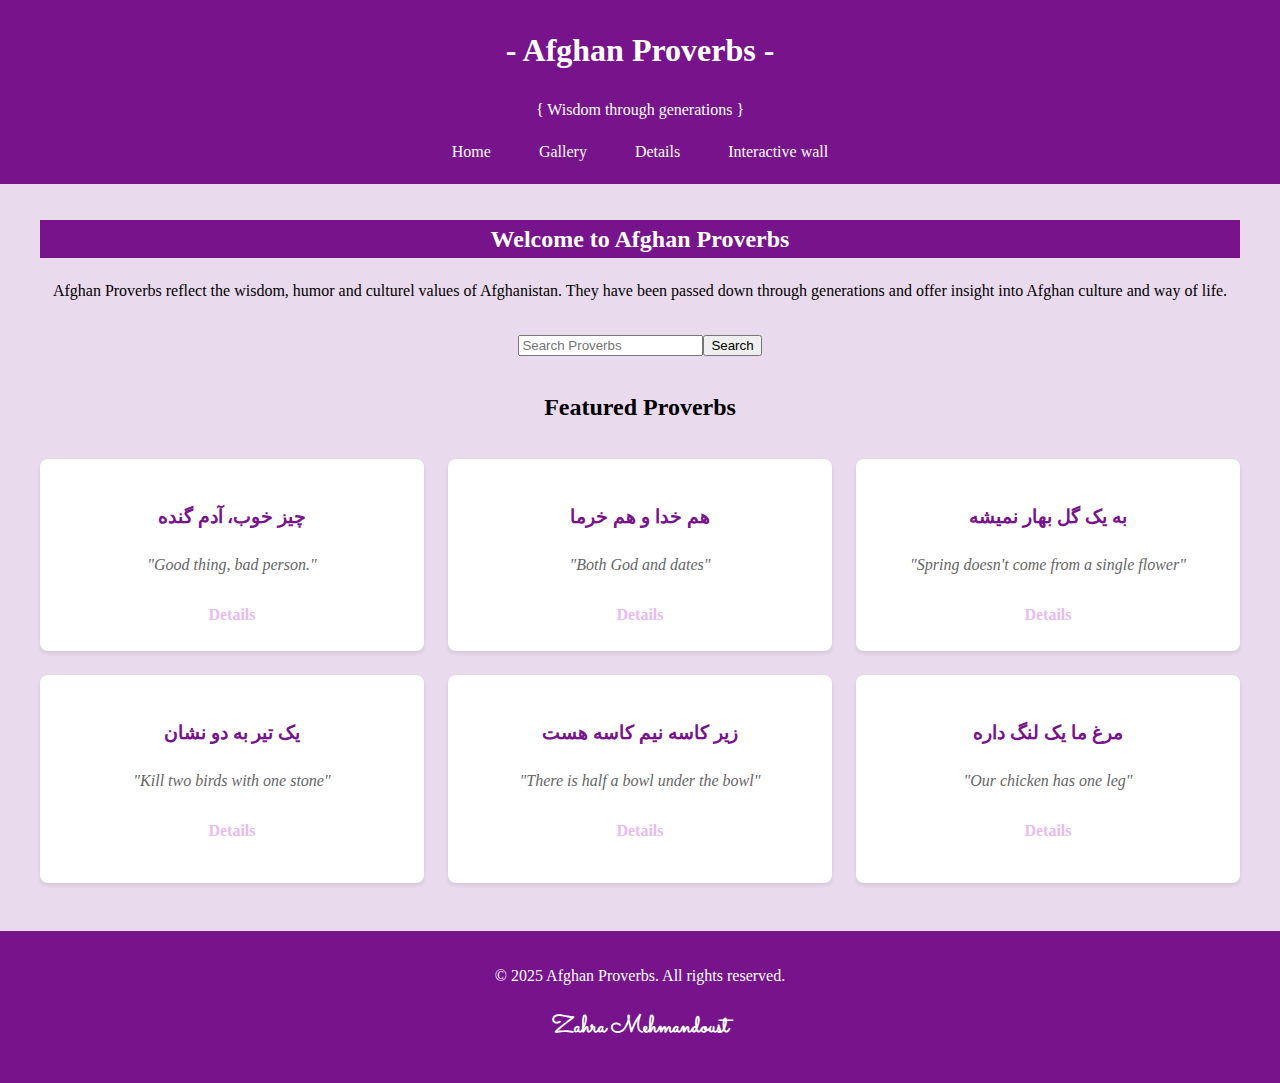
<file: index.html>
<!DOCTYPE html>
<html lang="en">

<head>
    <meta charset="UTF-8">
    <meta name="viewport" content="width=device-width, initial-scale=1.0">
    <title>Afghan Proverbs</title>
    <link rel="stylesheet" href="style/main.css">
    <link rel="icon" href="favicon.ico">
    <link href="https://fonts.googleapis.com/css2?family=Sacramento&display=swap" rel="stylesheet">

</head>

<body>
    <header>
        <h1>- Afghan Proverbs -</h1>
        <p>{ Wisdom through generations }</p>
        <nav>
            <ul>
                <li><a href="index.html" class="active">Home </a></li>
                <li><a href="gallery.html">Gallery </a></li>
                <li><a href="detail.html"> Details </a></li>
                <li><a href="wall.html">Interactive wall </a></li>
            </ul>
        </nav>
    </header>

    <main>
        <section class="intro">
            <h2 style="background-color: #77138b; color: white;">Welcome to Afghan Proverbs</h2>
            <p>Afghan Proverbs reflect the wisdom, humor and culturel values of Afghanistan. They have been passed down
                through generations and offer insight into Afghan culture and way of life.</p>
        </section>
        <div class="search-container">
            <input type="text" placeholder="Search Proverbs" class="Search-bar">
            <button class="Search-button">Search</button>
        </div>
        <section class="featured">
            <h2 style="text-align: center;">Featured Proverbs</h2>
            <div class="featured-proverbs">
                <div class="proverbs-card">
                    <h3>چیز خوب، آدم گنده</h3>
                    <p class="translation">"Good thing, bad person."</p>
                    <a href="detail.html" class="view-detail">Details</a>
                </div>
                <div class="proverbs-card">
                    <h3>هم خدا و هم خرما</h3>
                    <p class="translation">"Both God and dates"</p>
                    <a href="detail.html" class="view-detail">Details</a>
                </div>
                <div class="proverbs-card">
                    <h3>به یک گل بهار نمیشه</h3>
                    <p class="translation">"Spring doesn't come from a single flower"</p>
                    <a href="detail.html" class="view-detail">Details</a>
                </div>
                <div class="proverbs-card">
                    <h3>یک تیر به دو نشان</h3>
                    <p class="translation">"Kill two birds with one stone"</p>
                    <a href="detail.html" class="view-detail">Details</a>

                </div>
                <div class="proverbs-card">
                    <h3>زیر کاسه نیم کاسه هست </h3>
                    <p class="translation">"There is half a bowl under the bowl"</p>
                    <a href="detail.html" class="view-detail">Details</a>
                </div>
                <div class="proverbs-card">
                    <h3>مرغ ما یک لنگ داره </h3>
                    <p class="translation">"Our chicken has one leg"</p>
                    <a href="detail.html" class="view-detail">Details</a>
                    </p>
                </div>
            </div>
        </section>
    </main>
    <footer>
        <p>&copy; 2025 Afghan Proverbs. All rights reserved.</p>
        <h2 class="font">Zahra Mehmandoust</h2>
    </footer>
</body>

</html>
</file>
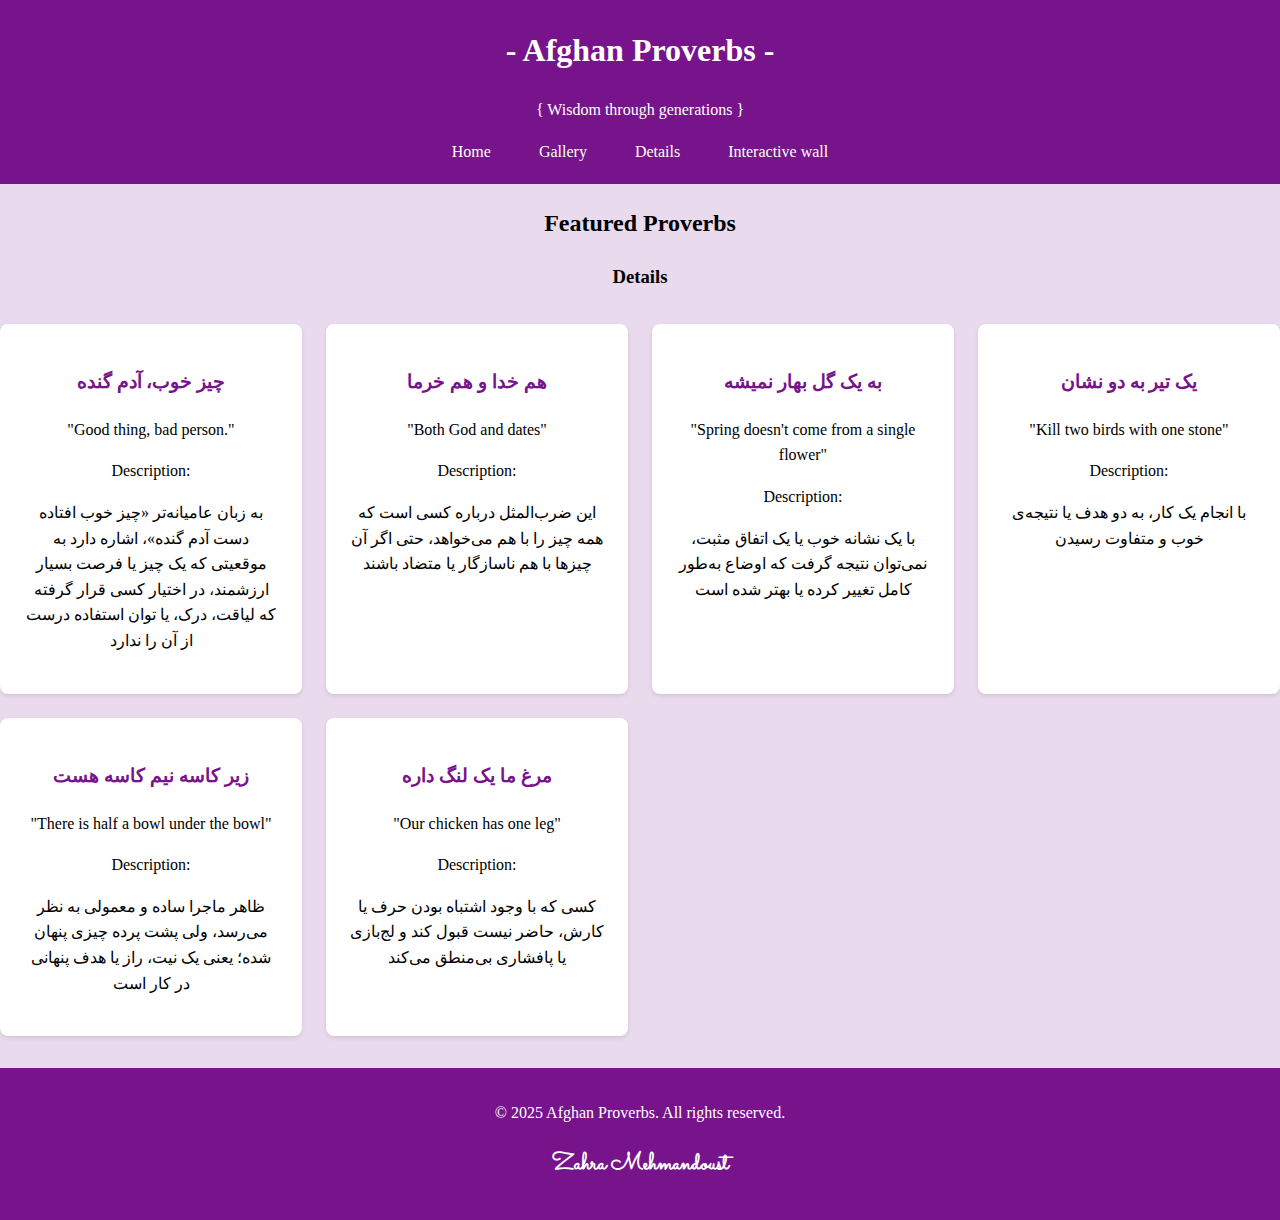
<file: detail.html>
<!DOCTYPE html>
<html lang="en">
<head>
    <meta charset="UTF-8">
    <meta name="viewport" content="width=device-width, initial-scale=1.0">
    <title>Proverbs Details </title>
    <link rel="stylesheet" href="style/main.css">
    <link rel="icon" href="favicon.ico">
    <link href="https://fonts.googleapis.com/css2?family=Sacramento&display=swap" rel="stylesheet">
</head>
<body>
    <header>
        <h1>- Afghan Proverbs -</h1>
        <p>{ Wisdom through generations }</p>
        <nav>
            <ul>
                <li><a href="index.html" >Home </a></li>
                <li><a href="gallery.html">Gallery </a></li>
                <li><a href="detail.html"> Details </a></li>
                <li><a href="wall.html">Interactive wall </a></li>
            </ul>
        </nav>
    </header>
     </section>
        
        <section class="Proverb-detail">
            
            <h2 style="text-align: center;">Featured Proverbs</h2>
            <h3 style="text-align: center;">Details</h3>
            <div class="featured-proverbs">
                <div class="proverbs-card">
                    <h3 class="Original">چیز خوب، آدم گنده</h3>
                    <p class="traslation">"Good thing, bad person."</p>
                    <p class="description">Description:</p>به زبان عامیانه‌تر «چیز خوب افتاده دست آدم گنده»، اشاره دارد به
                        موقعیتی که یک چیز یا فرصت بسیار ارزشمند، در اختیار کسی قرار گرفته که لیاقت، درک، یا توان استفاده
                        درست از آن را ندارد</p>
                </div>
                <div class="proverbs-card">
                    <h3 class="Original">هم خدا و هم خرما</h3>
                    <p class="traslation">"Both God and dates"</p>

                    <p class="description">Description:</p>
                    <p>این ضرب‌المثل درباره کسی است که همه چیز را با هم می‌خواهد، حتی اگر آن چیزها با هم ناسازگار یا
                        متضاد باشند</p>
                </div>
                <div class="proverbs-card">
                    <h3 class="Original">به یک گل بهار نمیشه</h3>
                    <p class="traslation">"Spring doesn't come from a single flower"</p>

                    <p class="description">Description:</p>
                    <p>با یک نشانه خوب یا یک اتفاق مثبت، نمی‌توان نتیجه گرفت که اوضاع به‌طور کامل تغییر کرده یا بهتر شده
                        است</p>
                </div>
                <div class="proverbs-card">
                    <h3 class="Original">یک تیر به دو نشان</h3>
                    <p class="traslation">"Kill two birds with one stone"</p>

                    <p class="description">Description:</p>
                    <p>با انجام یک کار، به دو هدف یا نتیجه‌ی خوب و متفاوت رسیدن</p>
                </div>
                <div class="proverbs-card">
                    <h3 class="Original">زیر کاسه نیم کاسه هست </h3>
                    <p class="traslation">"There is half a bowl under the bowl"</p>

                    <p class="description">Description:</p>
                    <p>ظاهر ماجرا ساده و معمولی به نظر می‌رسد، ولی پشت پرده چیزی پنهان شده؛ یعنی یک نیت، راز یا هدف
                        پنهانی در کار است</p>
                </div>
                <div class="proverbs-card">
                    <h3 class="Original">مرغ ما یک لنگ داره </h3>
                    <p class="traslation">"Our chicken has one leg"</p>

                    <p class="description">Description:</p>
                    <p>کسی که با وجود اشتباه بودن حرف یا کارش، حاضر نیست قبول کند و لج‌بازی یا پافشاری بی‌منطق می‌کند
                    </p>
                </div>
            </div>
        </section>
    </main>
    <footer>
        <p>&copy; 2025 Afghan Proverbs. All rights reserved.</p>
        <h2 class="font">Zahra Mehmandoust</h2>
    </footer>
</body>
</html>
</file>
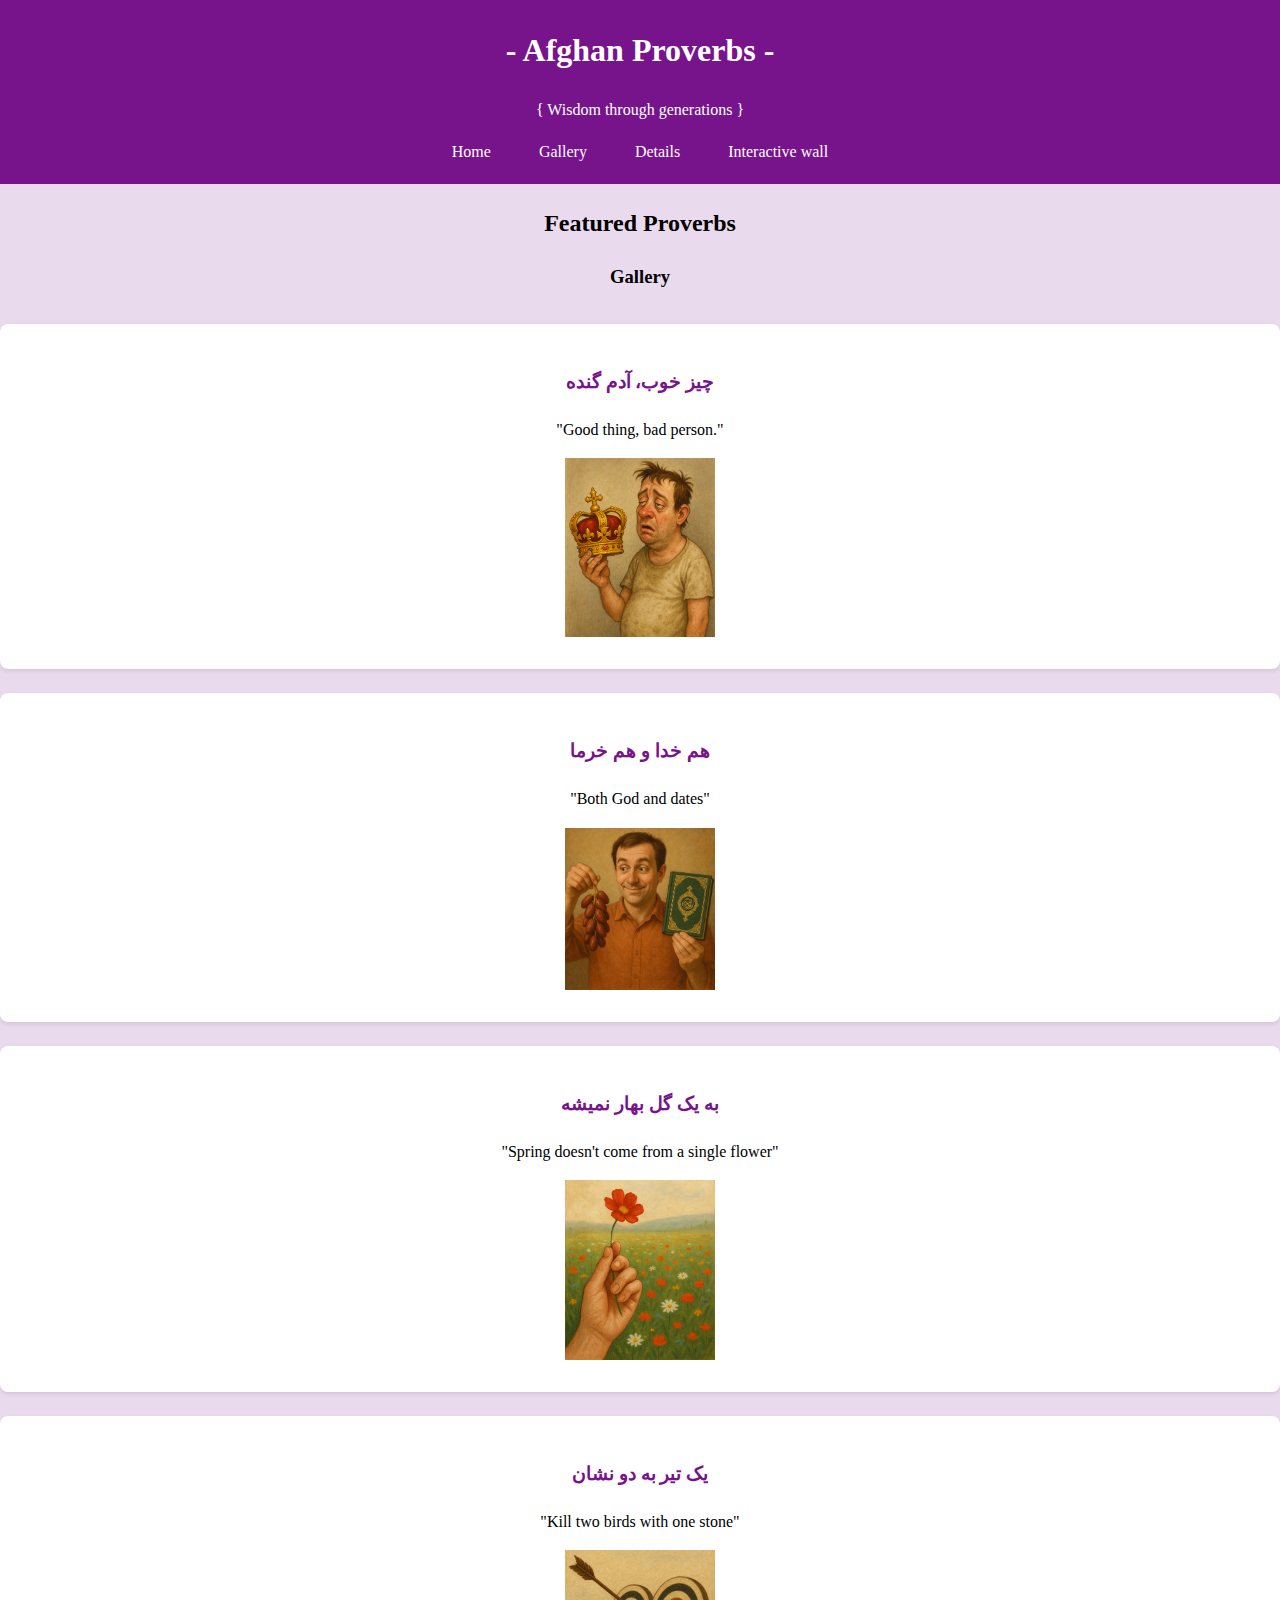
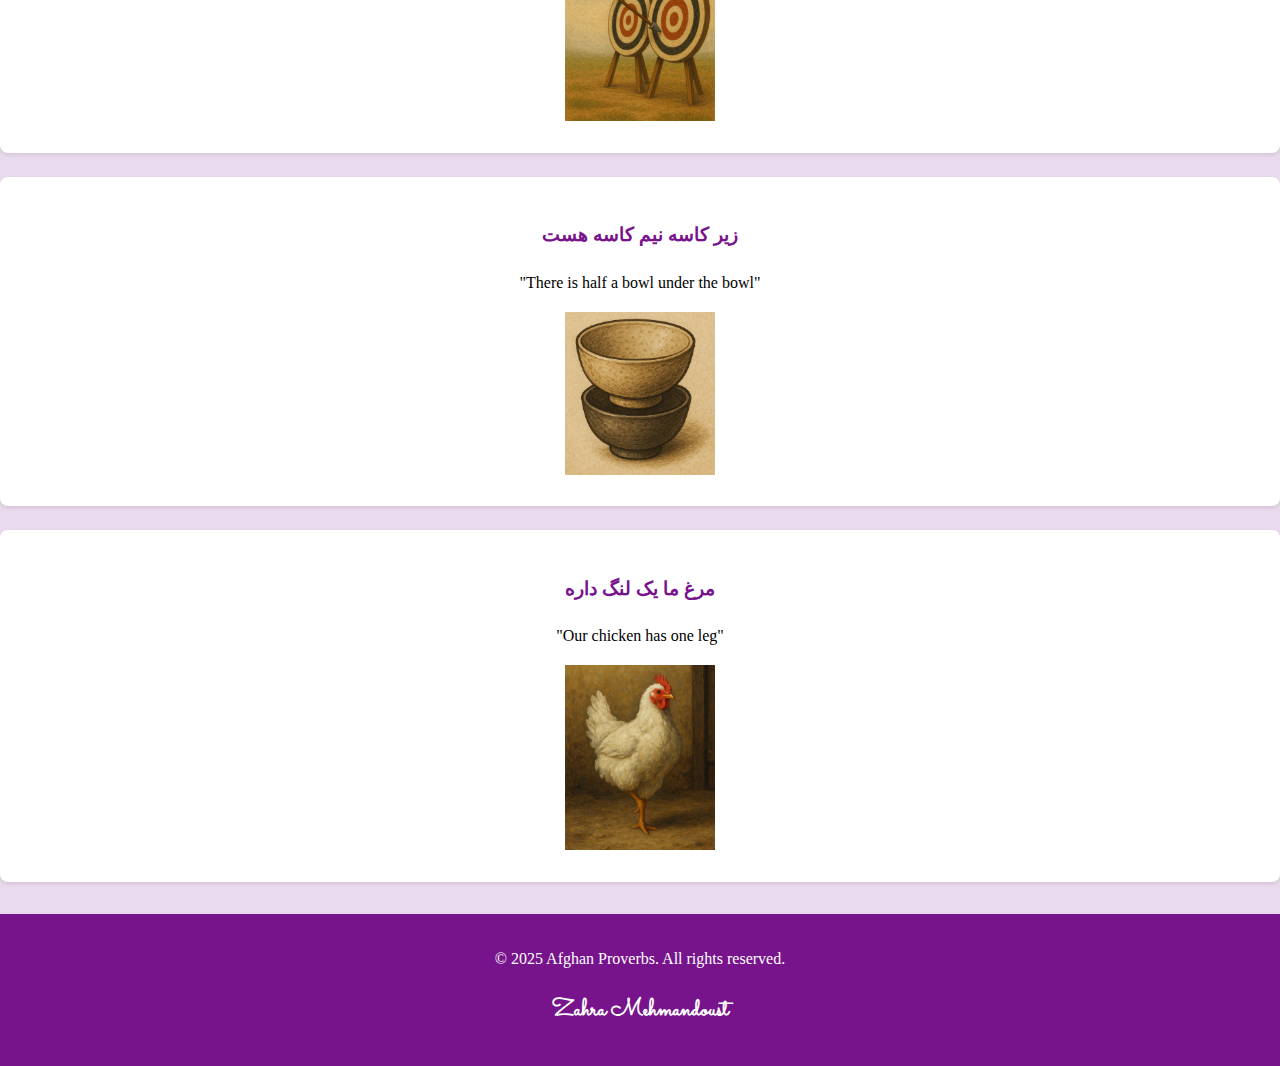
<file: gallery.html>
<!DOCTYPE html>
<html lang="en">
<head>
    <meta charset="UTF-8">
    <meta name="viewport" content="width=device-width, initial-scale=1.0">
    <title>Afghan Proverbs Gallery</title>
    <link rel="stylesheet" href="style/main.css">
    <link rel="icon" href="favicon.ico">
    <link href="https://fonts.googleapis.com/css2?family=Sacramento&display=swap" rel="stylesheet">
</head>
<body>
    <header>
        <h1>- Afghan Proverbs -</h1>
        <p>{ Wisdom through generations }</p>
        <nav>
            <ul>
                <li><a href="index.html" >Home </a></li>
                <li><a href="gallery.html" >Gallery </a></li>
                <li><a href="detail.html"> Details </a></li>
                <li><a href="wall.html" >Interactive wall </a></li>
            </ul>
        </nav>
    </header>
    <section class="gallery">
    <h2 style="text-align: center;">Featured Proverbs</h2>
    <h3 style="text-align: center;">Gallery</h3>
<div class="gallery-grid">
    <div class="proverbs-card">
                    <h3>چیز خوب، آدم گنده</h3>
                    <p class="traslation">"Good thing, bad person."</p>
                    <img src="images/image1.png" alt="Good thing, bad person" width="150">
                </div>
                <div class="proverbs-card">
                    <h3>هم خدا و هم خرما</h3>
                    <p class="traslation">"Both God and dates"</p>
                    <img src="images/image2.png" alt="Both God and dates" width="150">
              </div>
              <div class="proverbs-card">
                    <h3>به یک گل بهار نمیشه</h3>
                    <p class="traslation">"Spring doesn't come from a single flower"</p>
                    <img src="images/image3.png" alt="flower" width="150">
             </div>
             <div class="proverbs-card">
                    <h3>یک تیر به دو نشان</h3>
                    <p class="traslation">"Kill two birds with one stone"</p>
                    <img src="images/image4.png" alt="birds" width="150">
               </div>
               <div class="proverbs-card">
                    <h3>زیر کاسه نیم کاسه هست </h3>
                    <p class="traslation">"There is half a bowl under the bowl"</p>
                    <img src="images/image5.png" alt="bowl" width="150">
                </div>
               <div class="proverbs-card">
                    <h3>مرغ ما یک لنگ داره </h3>
                    <p class="traslation">"Our chicken has one leg"</p>
                    <img src="images/image6.png" alt="chicken" width="150">
               </div>
</div>
</section>
   <footer>
        <p>&copy; 2025 Afghan Proverbs. All rights reserved.</p>
        <h2 class="font">Zahra Mehmandoust</h2>
    </footer>
</body>
</html>
</file>
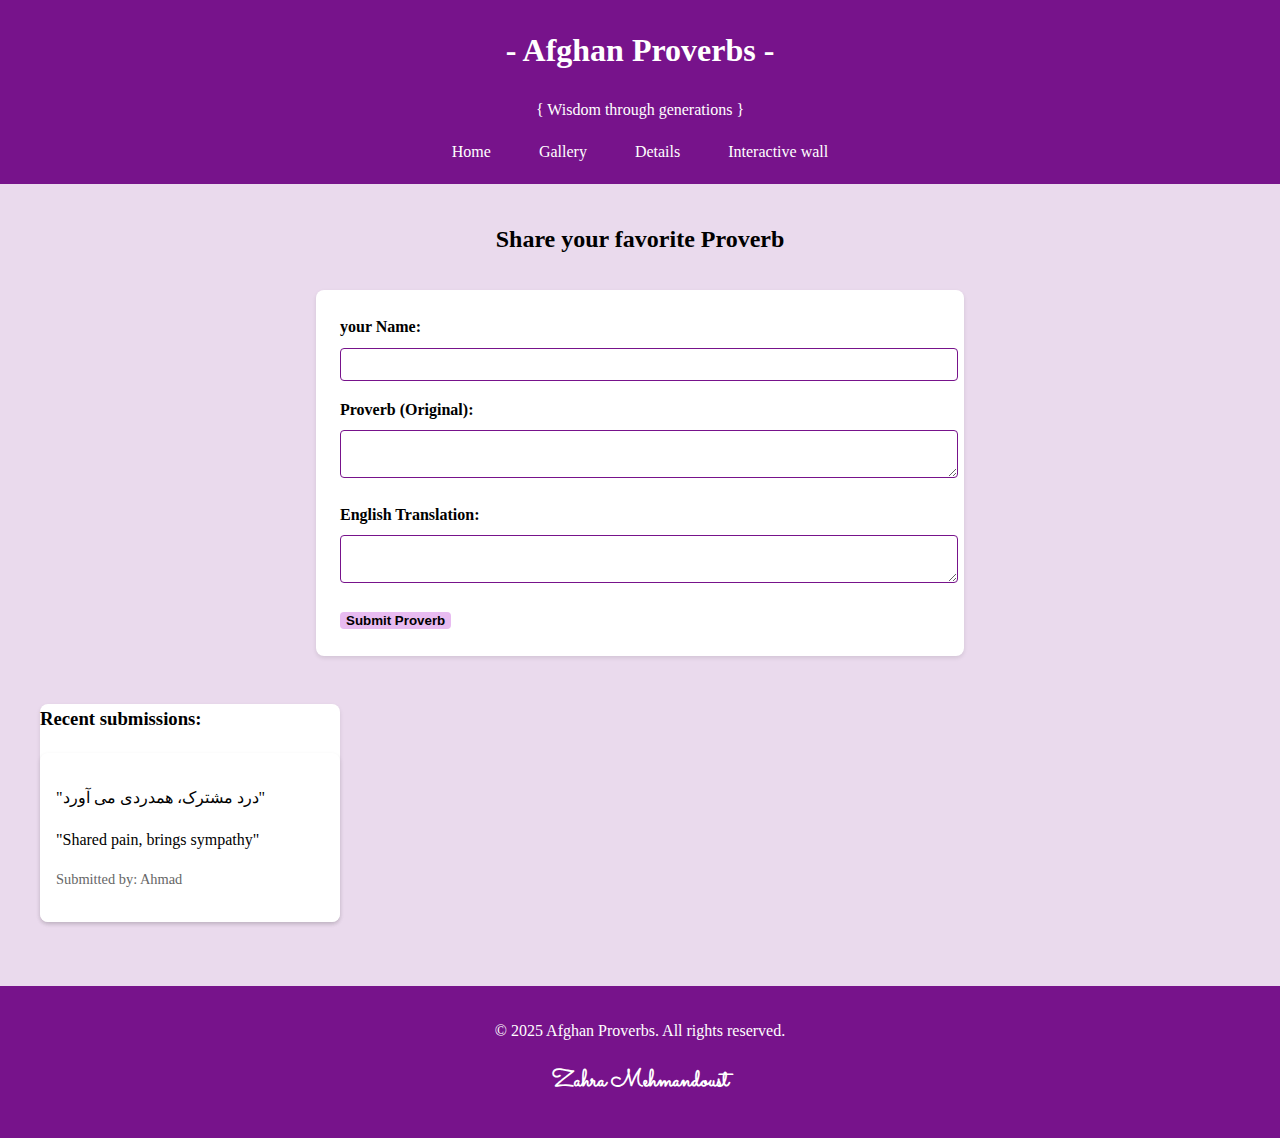
<file: wall.html>
<!DOCTYPE html>
<html lang="en">
<head>
    <meta charset="UTF-8">
    <meta name="viewport" content="width=device-width, initial-scale=1.0">
    <title>Interactive wall</title>
    <link rel="stylesheet" href="style/main.css">
    <link rel="icon" href="favicon.ico">
    <link href="https://fonts.googleapis.com/css2?family=Sacramento&display=swap" rel="stylesheet">
</head>
<body>
    <header>
        <h1>- Afghan Proverbs -</h1>
        <p>{ Wisdom through generations }</p>
        <nav>
            <ul>
                <li><a href="index.html" >Home </a></li>
                <li><a href="gallery.html">Gallery </a></li>
                <li><a href="detail.html"> Details </a></li>
                <li><a href="wall.html">Interactive wall </a></li>
            </ul>
        </nav>
    </header>
    <main>
        <section class="interactive-wall">
            <h2 style="text-align: center;">Share your favorite Proverb</h2>

            <form class="proverb-form">
                <div class="form-group">
                    <label for="name">your Name:</label>
                    <input type="text" id="name" name="name" required>
                </div>
                <div class="form-group">
                    <label for="Proverb">Proverb (Original):</label>
                    <textarea id="Proverb" name="Proverb" required ></textarea>
                </div>
                <div class="form-group">
                    <label for="translation">English Translation:</label>
                    <textarea id="translation" name="translation" required></textarea>
                </div>
                <button type="submit" class="submit-button">Submit Proverb</button>
            </form>
            <div class="submissions">
                <h3>Recent submissions:</h3>
                <div class="submission">
                    <p class="Proverb-text">"درد مشترک، همدردی می آورد"</p>
                    <p class="Proverb-translation">"Shared pain, brings sympathy"</p>
                    <p class="submitter">Submitted by: Ahmad</p>
                </div>
            </div>
        </section>
    </main>
     <footer>
        <p>&copy; 2025 Afghan Proverbs. All rights reserved.</p>
        <h2 class="font">Zahra Mehmandoust</h2>
    </footer>
</body>
</html>
</file>
<file: style/main.css>
/* Genral */
body {
    background-color: #eadaed;
    margin: 0;
    padding: 0;
    line-height: 1.6;
}
header {
    background-color: #77138b;
    color: white;
    padding: 0.2rem;
    text-align: center;
}
nav ul {
    list-style: none;
    padding: 0;
    display: flex;
    justify-content: center;
    gap: 1rem;
    flex-wrap: wrap;
}
nav a {
    color: white;
    text-decoration: none;
    padding: 0.5rem 1rem;
    border-radius: 4px;
}
a:hover{
    color: #e8bbf1;
}
main{
    padding: 1rem;
    max-width: 1200px;
    margin: 0 auto;
}
footer{
    background-color: #77138b;
    color: white;
    text-align: center;
    padding: 1rem;
    margin-top: 2rem;
}
/* Home */
.intro{
    text-align: center;
    margin-bottom: 2rem;
}
.search-container{
    display: flex;
    justify-content: center;
    margin: 2rem 0;
}
.search-bar{
    padding: 0.5rem;
    width: 60%;
    border: 1px solid #77138b;
    border-radius: 4px 0 0 4px;
}
.search-buttom{
    padding: 0.5rem 1rem;
    background-color: #e8bbf1;
    border: none;
    border-radius: 0 4px 4px 0;
    cursor: pointer;
}
.featured-proverbs{
    display: grid;
    grid-template-columns: repeat(auto-fit, minmax(300px, 1fr));
    gap: 1.5rem;
    margin-top: 2rem;
}
.proverbs-card{
    background-color: white;
    padding: 1.5rem;
    border-radius: 8px;
    box-shadow: 0 2px 4px rgba(0, 0, 0, 0.1);
    transition: transform 0.3s, box-shadow 0.3s;
    text-align: center;
}
.proverbs-card:hover {
    transform: translateY(-5px);
    box-shadow: 0 4px 8px rgba(0, 0, 0, 0.2);
}
.proverbs-card h3{
    color: #77138b;
    font-family: 'Noto Serif', serif;
    font-size: 1.2rem;
}
.font{
    font-family: 'sacramento';
}
.translation{
    font-style: italic;
    color: #666;
    margin: 0.5rem 0;
}
.view-detail{
    display: inline-block;
    margin-top: 1rem;
    color: #e8bbf1;
    text-decoration: none;
    font-weight: bold;
}
/* Gallery */
.gallery-grid{
    display: grid;
    grid-template-columns: repeat(auto-fit, miamax(250px, 1fr));
    gap: 1.5rem;
    margin-top: 2rem;
}
/* Detail */
.proverb-detail h2{
    color: #77138b;
    font-family: 'Noto Serif', serif;
    font-size :1.8rem;
}
.original{
    font-family: serif;
    font-size: 1.3rem;
    margin: 0.5rem 0;
}
/* Interactive wall */
.proverb-form{
    max-width: 600px;
    margin: 2rem auto;
    padding: 1.5rem;
    background-color: white;
    border-radius: 8px;
    box-shadow: 0 2px 4px rgba(0, 0, 0, 0.1);
}
.form-group{
    margin-bottom: 1rem;
}
.form-group label{
    display: block;
    margin-bottom: 0.5rem;
    font-weight: bold;
}
.form-group input, .form-group textarea{
    width: 100%;
    padding: 0.5rem;
    border: 1px solid #77138b;
    border-radius: 4px;
    font-family: Arial, sans-serif;

}
.submit-button{
    padding: 0,75rem 1.5rem;
    background-color: #e8bbf1;
    border: none;
    border-radius: 4px;
    cursor: pointer;
    font-weight: bold;
    transition: background-color 0.3s;
}
.submit-button:hover{
    background-color: #e8bbf1;
    color: white;
}
.submissions{
    margin-top: 3rem;
    background-color: white;
    border-radius: 8px;
    box-shadow: 0 2px 4px rgba(0, 0, 0, 0.1);
    max-width: 300px;
}
.submission{
    background-color: white;
    padding: 1rem;
    margin-bottom: 1rem;
    border-radius: 8px;
    box-shadow: 0 2px 4px rgba(0, 0, 0, 0.1);
}
.proverb-text{
    font-family:  serif;
    font-size: 1.1rem;
    color: #77138b;
}
.submitter{
    font-size: 0.9rem;
    color: #666;
    margin-top: 0.5rem;
}
</file>
